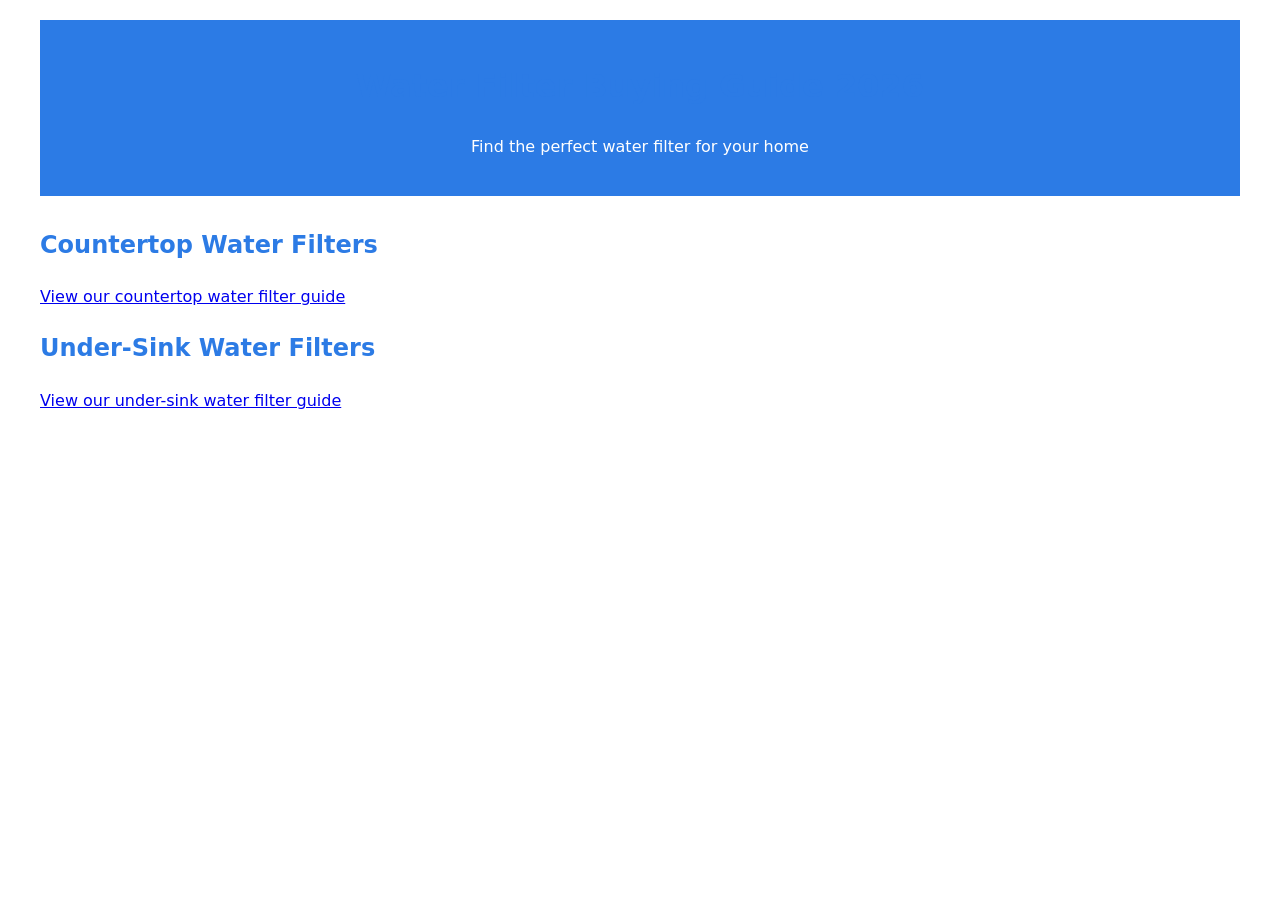
<file: index.html>
<!DOCTYPE html>
<html lang="en">
<head>
    <meta charset="UTF-8">
    <meta name="viewport" content="width=device-width, initial-scale=1.0">
    <title>Water Filter Guide 2026</title>
    <style>
        body {
            font-family: 'Segoe UI', system-ui, -apple-system, sans-serif;
            line-height: 1.6;
            color: #333;
            max-width: 1200px;
            margin: 0 auto;
            padding: 20px;
        }
        header {
            background: #2c7be5;
            color: white;
            padding: 20px;
            text-align: center;
            margin-bottom: 30px;
        }
        h1, h2, h3 {
            color: #2c7be5;
        }
        .product-card {
            border: 1px solid #ddd;
            border-radius: 8px;
            padding: 20px;
            margin-bottom: 20px;
            background: white;
        }
        .buy-button {
            background: #2c7be5;
            color: white;
            padding: 10px 15px;
            border-radius: 4px;
            text-decoration: none;
            display: inline-block;
            margin-top: 10px;
        }
        .product-image {
            max-width: 100%;
            height: auto;
            border-radius: 4px;
        }
        .product-features {
            margin-top: 15px;
        }
        .product-features li {
            margin-bottom: 5px;
        }
        .price {
            font-weight: bold;
            color: #2c7be5;
            font-size: 1.2em;
        }
        .product-comparison {
            margin-top: 30px;
        }
        table {
            width: 100%;
            border-collapse: collapse;
            margin-top: 20px;
        }
        th, td {
            border: 1px solid #ddd;
            padding: 8px;
            text-align: left;
        }
        th {
            background-color: #f2f2f2;
        }
        .amazon-link {
            color: #ff9900;
            text-decoration: none;
        }
    </style>
</head>
<body>
    <header>
        <h1>Water Filter Buying Guide 2026</h1>
        <p>Find the perfect water filter for your home</p>
    </header>

    <main>
        <section>
            <h2>Countertop Water Filters</h2>
            <p><a href="countertop.html">View our countertop water filter guide</a></p>
        </section>

        <section>
            <h2>Under-Sink Water Filters</h2>
            <p><a href="under-sink.html">View our under-sink water filter guide</a></p>
        </section>
    </main>
</body>
</html>
</file>
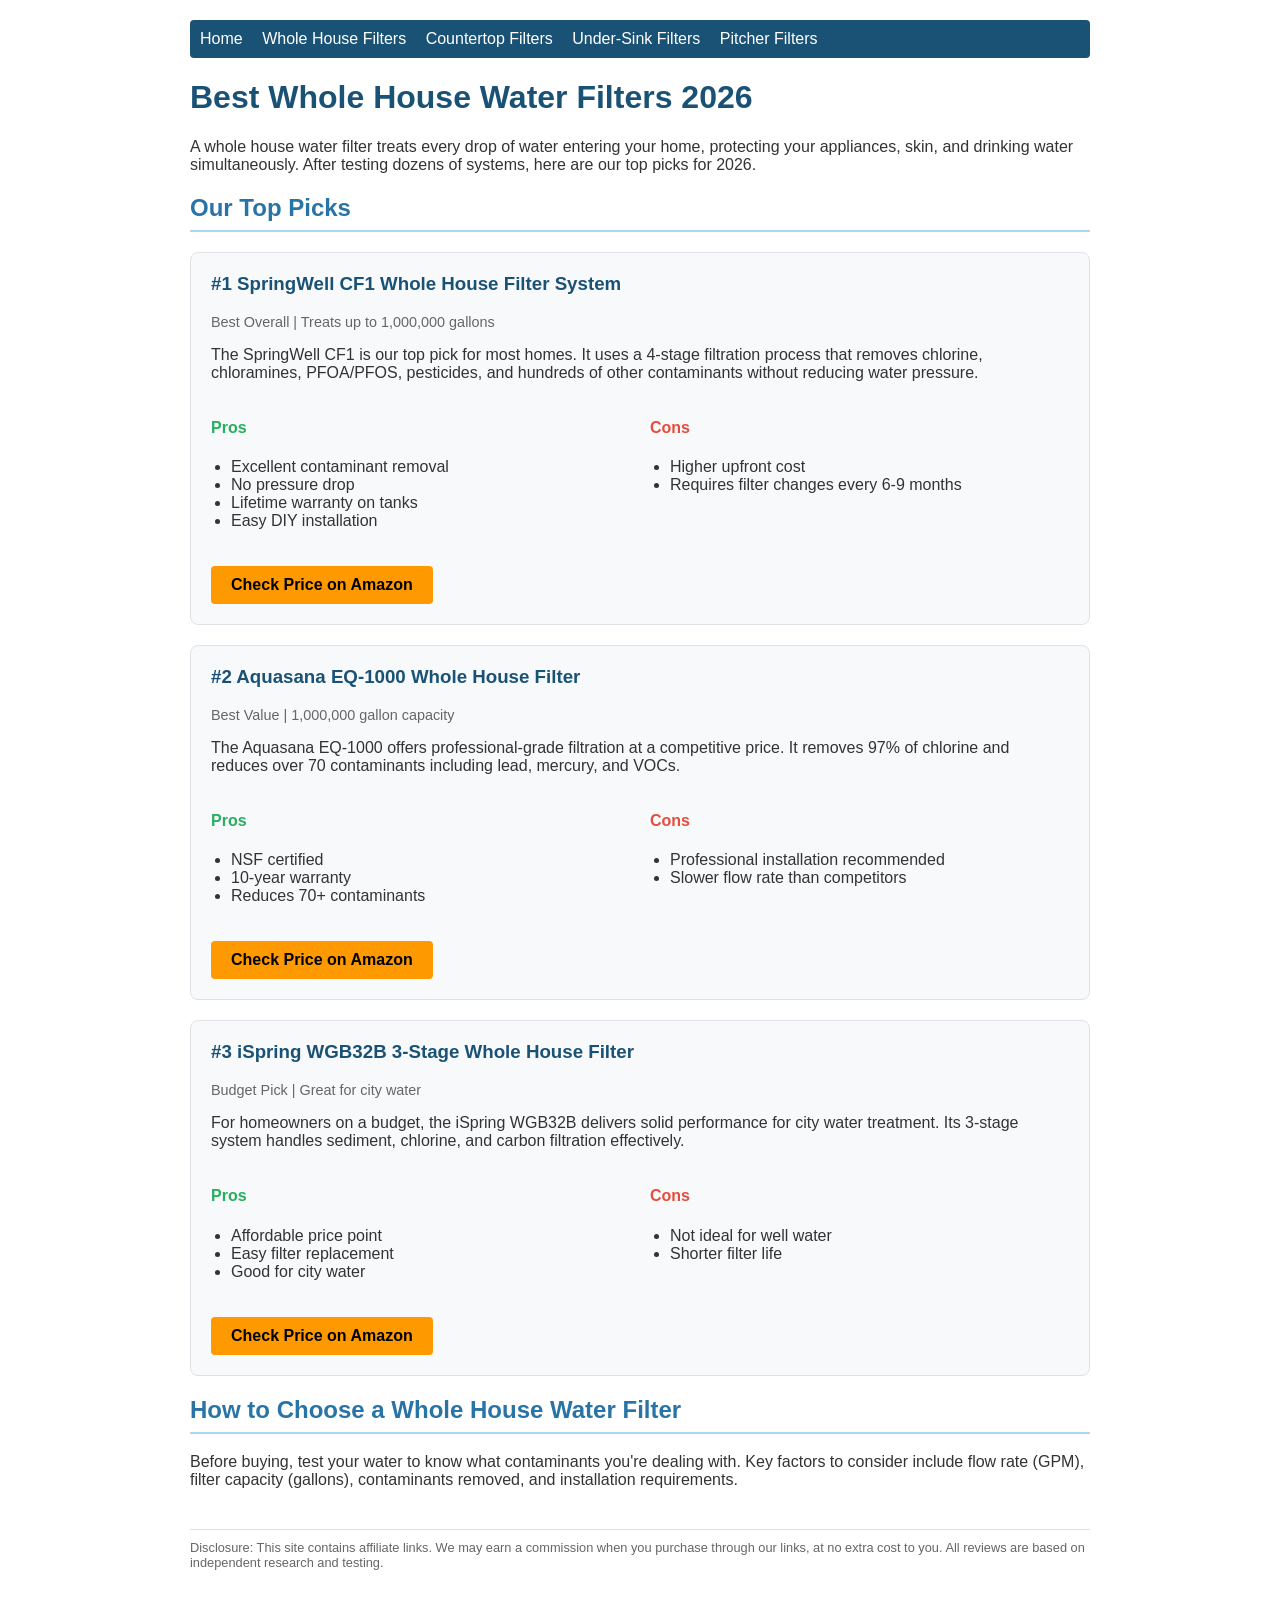
<file: best-whole-house-water-filters.html>
<!DOCTYPE html>
<html lang="en">
<head>
<meta charset="UTF-8">
<meta name="viewport" content="width=device-width, initial-scale=1.0">
<meta name="description" content="Compare the best whole house water filters of 2026. Expert reviews of top-rated systems from SpringWell, Aquasana, and more. Find the right filter for your home.">
<title>Best Whole House Water Filters 2026 - Top Picks & Reviews</title>
<!-- Google Analytics 4 -->
<script async src="https://www.googletagmanager.com/gtag/js?id=G-XXXXXXXXXX"></script>
<script>
  window.dataLayer = window.dataLayer || [];
  function gtag(){dataLayer.push(arguments);}
  gtag('js', new Date());
  gtag('config', 'G-XXXXXXXXXX');
</script>
<style>
body { font-family: Arial, sans-serif; max-width: 900px; margin: 0 auto; padding: 20px; color: #333; }
h1 { color: #1a5276; }
h2 { color: #2874a6; border-bottom: 2px solid #aed6f1; padding-bottom: 8px; }
.product-card { background: #f8f9fa; border: 1px solid #dee2e6; border-radius: 8px; padding: 20px; margin: 20px 0; }
.product-card h3 { color: #1a5276; margin-top: 0; }
.price-note { font-size: 0.9em; color: #666; }
.cta-button { display: inline-block; background: #ff9900; color: #000; padding: 10px 20px; text-decoration: none; border-radius: 4px; font-weight: bold; margin-top: 10px; }
.cta-button:hover { background: #e68a00; }
.pros-cons { display: flex; gap: 20px; margin: 10px 0; }
.pros, .cons { flex: 1; }
.pros h4 { color: #27ae60; }
.cons h4 { color: #e74c3c; }
ul { padding-left: 20px; }
nav { background: #1a5276; padding: 10px; border-radius: 4px; margin-bottom: 20px; }
nav a { color: white; text-decoration: none; margin-right: 15px; }
nav a:hover { text-decoration: underline; }
.disclaimer { font-size: 0.8em; color: #666; border-top: 1px solid #dee2e6; margin-top: 40px; padding-top: 10px; }
</style>
</head>
<body>
<nav>
<a href="index.html">Home</a>
<a href="best-whole-house-water-filters.html">Whole House Filters</a>
<a href="countertop.html">Countertop Filters</a>
<a href="under-sink.html">Under-Sink Filters</a>
<a href="pitcher-filters.html">Pitcher Filters</a>
</nav>
<h1>Best Whole House Water Filters 2026</h1>
<p>A whole house water filter treats every drop of water entering your home, protecting your appliances, skin, and drinking water simultaneously. After testing dozens of systems, here are our top picks for 2026.</p>
<h2>Our Top Picks</h2>
<div class="product-card">
<h3>#1 SpringWell CF1 Whole House Filter System</h3>
<p class="price-note">Best Overall | Treats up to 1,000,000 gallons</p>
<p>The SpringWell CF1 is our top pick for most homes. It uses a 4-stage filtration process that removes chlorine, chloramines, PFOA/PFOS, pesticides, and hundreds of other contaminants without reducing water pressure.</p>
<div class="pros-cons">
<div class="pros"><h4>Pros</h4><ul><li>Excellent contaminant removal</li><li>No pressure drop</li><li>Lifetime warranty on tanks</li><li>Easy DIY installation</li></ul></div>
<div class="cons"><h4>Cons</h4><ul><li>Higher upfront cost</li><li>Requires filter changes every 6-9 months</li></ul></div>
</div>
<a href="#" class="cta-button">Check Price on Amazon</a>
</div>
<div class="product-card">
<h3>#2 Aquasana EQ-1000 Whole House Filter</h3>
<p class="price-note">Best Value | 1,000,000 gallon capacity</p>
<p>The Aquasana EQ-1000 offers professional-grade filtration at a competitive price. It removes 97% of chlorine and reduces over 70 contaminants including lead, mercury, and VOCs.</p>
<div class="pros-cons">
<div class="pros"><h4>Pros</h4><ul><li>NSF certified</li><li>10-year warranty</li><li>Reduces 70+ contaminants</li></ul></div>
<div class="cons"><h4>Cons</h4><ul><li>Professional installation recommended</li><li>Slower flow rate than competitors</li></ul></div>
</div>
<a href="#" class="cta-button">Check Price on Amazon</a>
</div>
<div class="product-card">
<h3>#3 iSpring WGB32B 3-Stage Whole House Filter</h3>
<p class="price-note">Budget Pick | Great for city water</p>
<p>For homeowners on a budget, the iSpring WGB32B delivers solid performance for city water treatment. Its 3-stage system handles sediment, chlorine, and carbon filtration effectively.</p>
<div class="pros-cons">
<div class="pros"><h4>Pros</h4><ul><li>Affordable price point</li><li>Easy filter replacement</li><li>Good for city water</li></ul></div>
<div class="cons"><h4>Cons</h4><ul><li>Not ideal for well water</li><li>Shorter filter life</li></ul></div>
</div>
<a href="#" class="cta-button">Check Price on Amazon</a>
</div>
<h2>How to Choose a Whole House Water Filter</h2>
<p>Before buying, test your water to know what contaminants you're dealing with. Key factors to consider include flow rate (GPM), filter capacity (gallons), contaminants removed, and installation requirements.</p>
<p class="disclaimer">Disclosure: This site contains affiliate links. We may earn a commission when you purchase through our links, at no extra cost to you. All reviews are based on independent research and testing.</p>
</body>
</html>
</file>
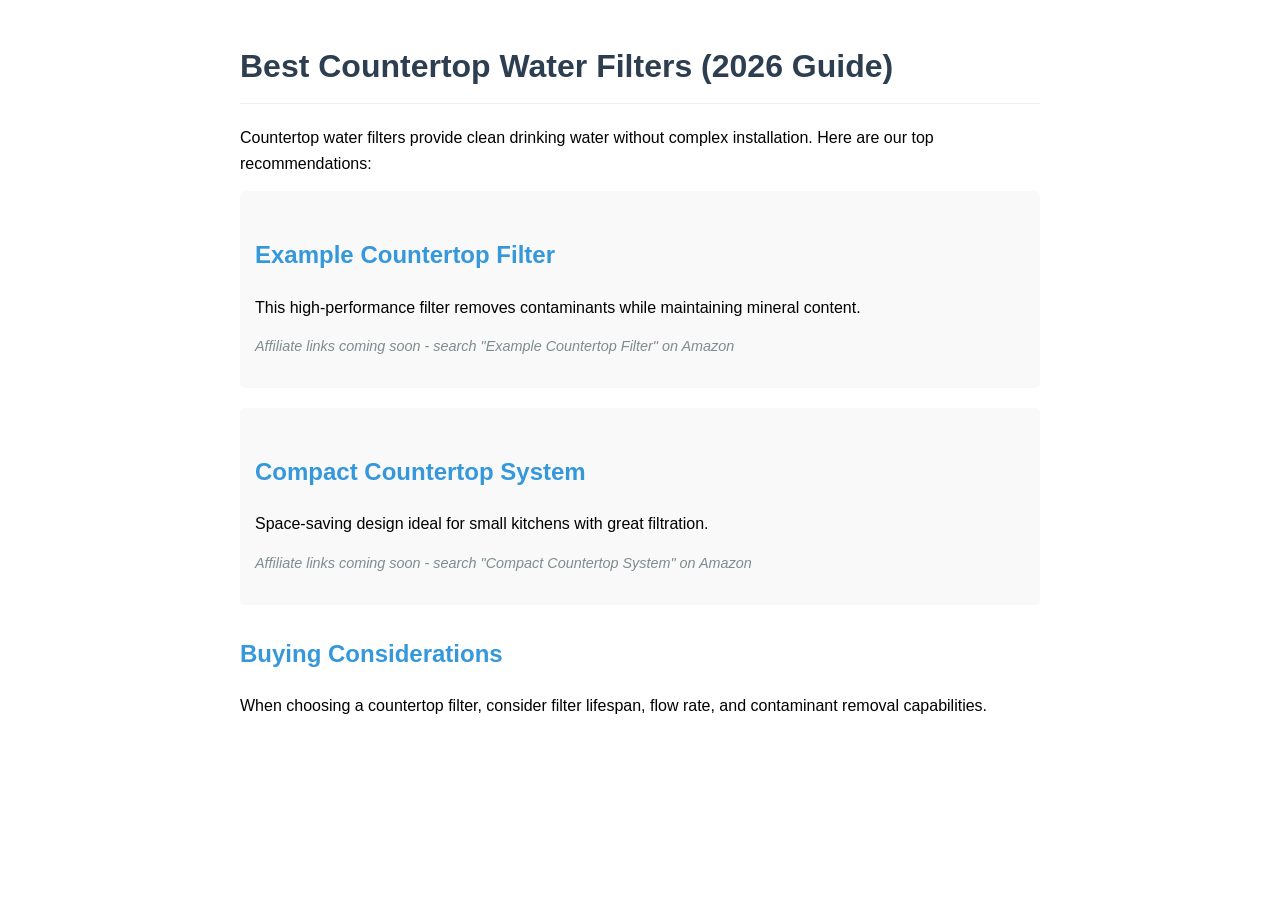
<file: countertop-filter.html>
<!DOCTYPE html>
<html>
<head>
    <title>Countertop Water Filter Guide</title>
    <style>
        body { font-family: Arial, sans-serif; line-height: 1.6; max-width: 800px; margin: 0 auto; padding: 20px; }
        h1 { color: #2c3e50; border-bottom: 1px solid #eee; padding-bottom: 10px; }
        h2 { color: #3498db; margin-top: 30px; }
        p { margin-bottom: 15px; }
        .product { background: #f9f9f9; padding: 15px; border-radius: 5px; margin-bottom: 20px; }
        .affiliate-note { font-style: italic; color: #7f8c8d; font-size: 0.9em; }
    </style>
</head>
<body>
    <h1>Best Countertop Water Filters (2026 Guide)</h1>
    
    <p>Countertop water filters provide clean drinking water without complex installation. Here are our top recommendations:</p>
    
    <div class="product">
        <h2>Example Countertop Filter</h2>
        <p>This high-performance filter removes contaminants while maintaining mineral content.</p>
        <p class="affiliate-note">Affiliate links coming soon - search "Example Countertop Filter" on Amazon</p>
    </div>
    
    <div class="product">
        <h2>Compact Countertop System</h2>
        <p>Space-saving design ideal for small kitchens with great filtration.</p>
        <p class="affiliate-note">Affiliate links coming soon - search "Compact Countertop System" on Amazon</p>
    </div>
    
    <h2>Buying Considerations</h2>
    <p>When choosing a countertop filter, consider filter lifespan, flow rate, and contaminant removal capabilities.</p>
</body>
</html>
</file>
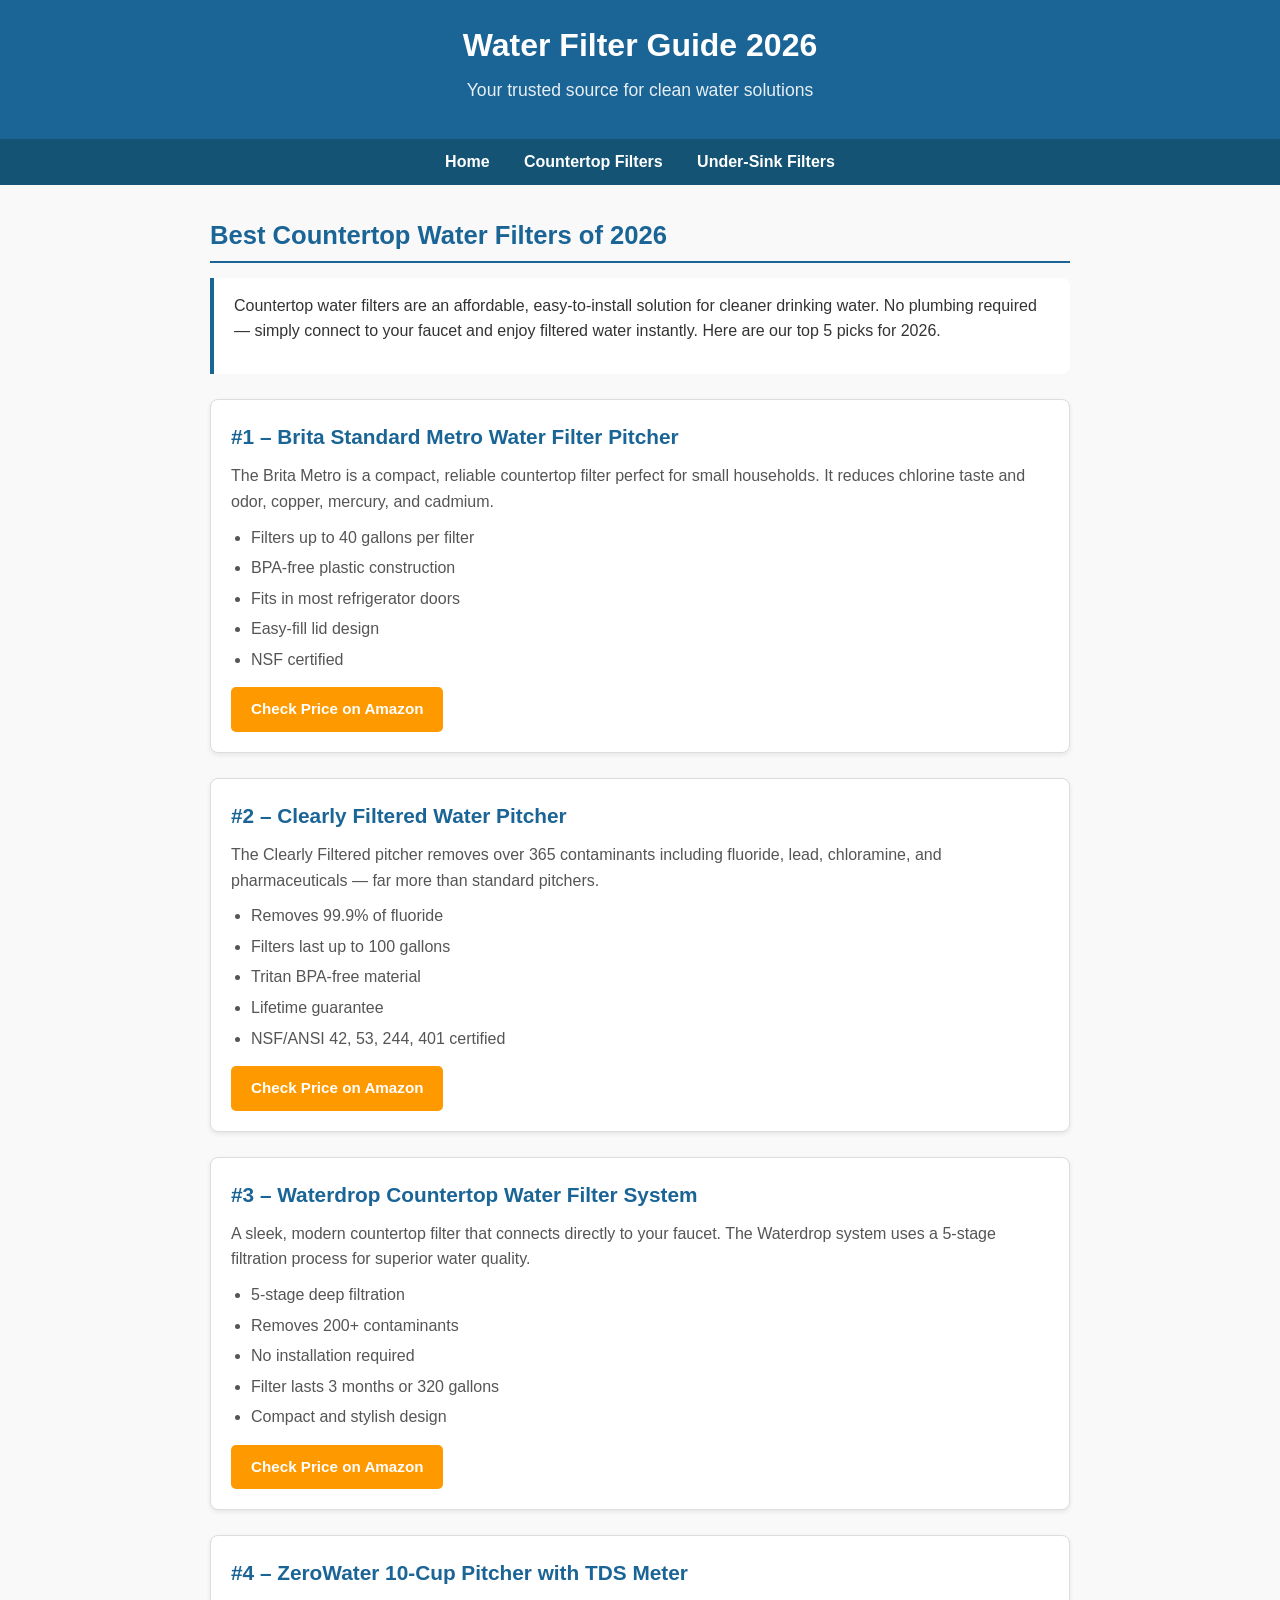
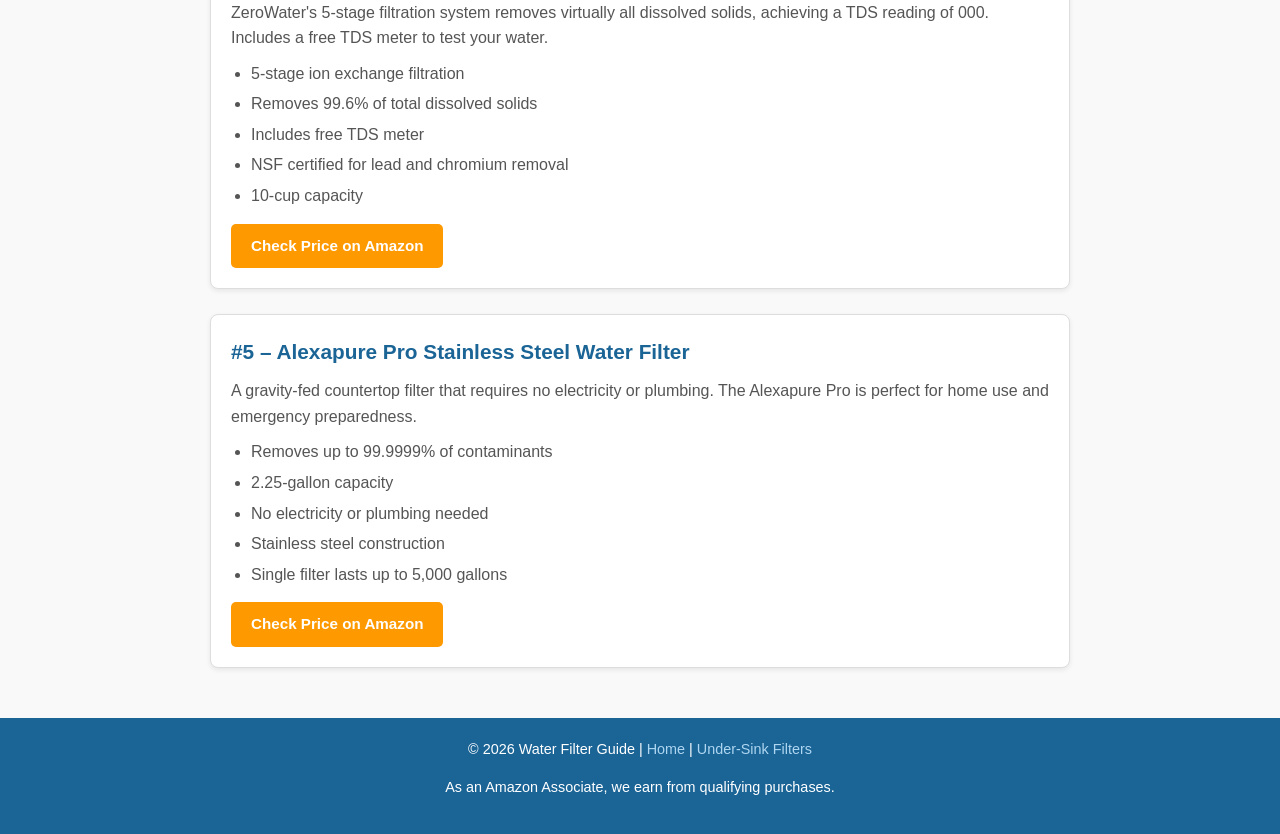
<file: countertop-water-filters.html>
<!DOCTYPE html>
<html lang="en">
<head>
  <meta charset="UTF-8">
  <meta name="viewport" content="width=device-width, initial-scale=1.0">
  <title>Best Countertop Water Filters 2026 | Water Filter Guide</title>
  <link rel="stylesheet" href="style.css">
</head>
<body>
  <header>
    <h1>Water Filter Guide 2026</h1>
    <p>Your trusted source for clean water solutions</p>
  </header>
  <nav>
    <a href="index.html">Home</a>
    <a href="countertop-water-filters.html">Countertop Filters</a>
    <a href="under-sink-water-filters.html">Under-Sink Filters</a>
  </nav>
  <main>
    <h2>Best Countertop Water Filters of 2026</h2>
    <div class="intro">
      <p>Countertop water filters are an affordable, easy-to-install solution for cleaner drinking water. No plumbing required — simply connect to your faucet and enjoy filtered water instantly. Here are our top 5 picks for 2026.</p>
    </div>

    <div class="product-card">
      <h3>#1 – Brita Standard Metro Water Filter Pitcher</h3>
      <p>The Brita Metro is a compact, reliable countertop filter perfect for small households. It reduces chlorine taste and odor, copper, mercury, and cadmium.</p>
      <ul>
        <li>Filters up to 40 gallons per filter</li>
        <li>BPA-free plastic construction</li>
        <li>Fits in most refrigerator doors</li>
        <li>Easy-fill lid design</li>
        <li>NSF certified</li>
      </ul>
      <a href="https://www.amazon.com/dp/B00APNWVXQ?tag=waterfilter2026-20" class="affiliate-btn" target="_blank" rel="nofollow">Check Price on Amazon</a>
    </div>

    <div class="product-card">
      <h3>#2 – Clearly Filtered Water Pitcher</h3>
      <p>The Clearly Filtered pitcher removes over 365 contaminants including fluoride, lead, chloramine, and pharmaceuticals — far more than standard pitchers.</p>
      <ul>
        <li>Removes 99.9% of fluoride</li>
        <li>Filters last up to 100 gallons</li>
        <li>Tritan BPA-free material</li>
        <li>Lifetime guarantee</li>
        <li>NSF/ANSI 42, 53, 244, 401 certified</li>
      </ul>
      <a href="https://www.amazon.com/dp/B07FVJLYZ4?tag=waterfilter2026-20" class="affiliate-btn" target="_blank" rel="nofollow">Check Price on Amazon</a>
    </div>

    <div class="product-card">
      <h3>#3 – Waterdrop Countertop Water Filter System</h3>
      <p>A sleek, modern countertop filter that connects directly to your faucet. The Waterdrop system uses a 5-stage filtration process for superior water quality.</p>
      <ul>
        <li>5-stage deep filtration</li>
        <li>Removes 200+ contaminants</li>
        <li>No installation required</li>
        <li>Filter lasts 3 months or 320 gallons</li>
        <li>Compact and stylish design</li>
      </ul>
      <a href="https://www.amazon.com/dp/B08CXWPYQ7?tag=waterfilter2026-20" class="affiliate-btn" target="_blank" rel="nofollow">Check Price on Amazon</a>
    </div>

    <div class="product-card">
      <h3>#4 – ZeroWater 10-Cup Pitcher with TDS Meter</h3>
      <p>ZeroWater's 5-stage filtration system removes virtually all dissolved solids, achieving a TDS reading of 000. Includes a free TDS meter to test your water.</p>
      <ul>
        <li>5-stage ion exchange filtration</li>
        <li>Removes 99.6% of total dissolved solids</li>
        <li>Includes free TDS meter</li>
        <li>NSF certified for lead and chromium removal</li>
        <li>10-cup capacity</li>
      </ul>
      <a href="https://www.amazon.com/dp/B01N0Z2GY5?tag=waterfilter2026-20" class="affiliate-btn" target="_blank" rel="nofollow">Check Price on Amazon</a>
    </div>

    <div class="product-card">
      <h3>#5 – Alexapure Pro Stainless Steel Water Filter</h3>
      <p>A gravity-fed countertop filter that requires no electricity or plumbing. The Alexapure Pro is perfect for home use and emergency preparedness.</p>
      <ul>
        <li>Removes up to 99.9999% of contaminants</li>
        <li>2.25-gallon capacity</li>
        <li>No electricity or plumbing needed</li>
        <li>Stainless steel construction</li>
        <li>Single filter lasts up to 5,000 gallons</li>
      </ul>
      <a href="https://www.amazon.com/dp/B00JE9WNZQ?tag=waterfilter2026-20" class="affiliate-btn" target="_blank" rel="nofollow">Check Price on Amazon</a>
    </div>
  </main>
  <footer>
    <p>&copy; 2026 Water Filter Guide | <a href="index.html">Home</a> | <a href="under-sink-water-filters.html">Under-Sink Filters</a></p>
    <p>As an Amazon Associate, we earn from qualifying purchases.</p>
  </footer>
</body>
</html>
</file>
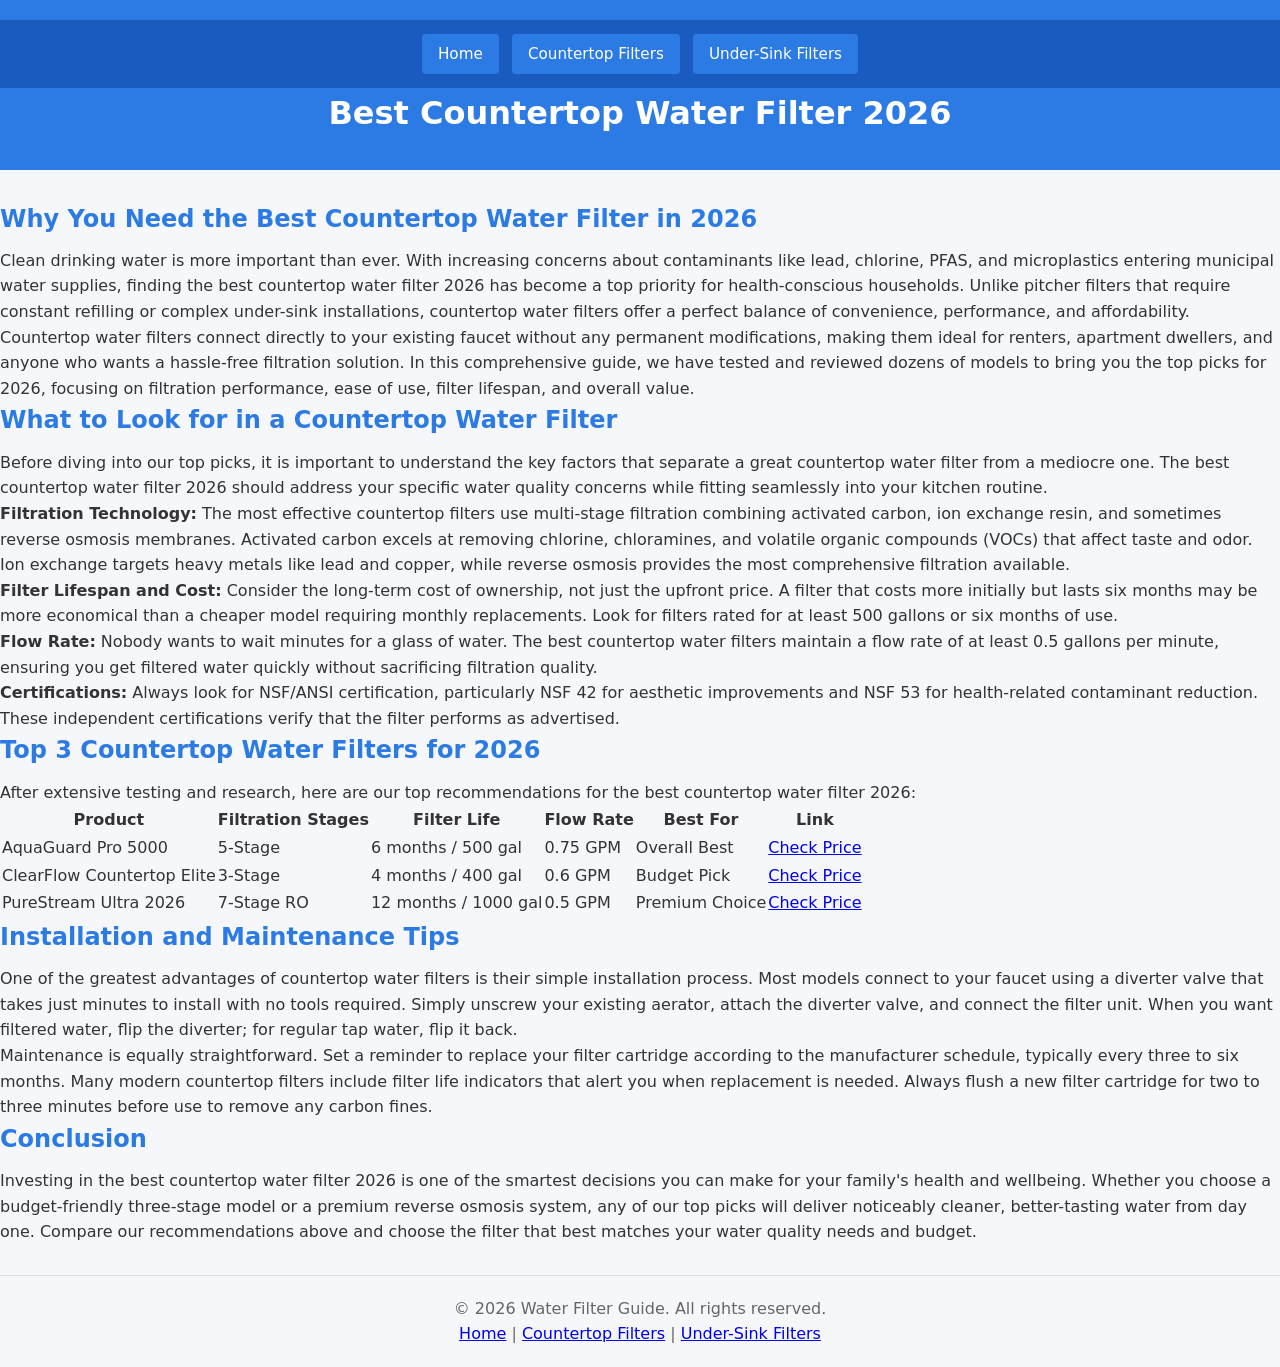
<file: countertop.html>
<!DOCTYPE html>
<html lang="en">
<head>
    <meta charset="UTF-8">
    <meta name="viewport" content="width=device-width, initial-scale=1.0">
    <meta name="description" content="Find the best countertop water filter 2026. Expert reviews, comparison table, and buying guide for countertop water filtration systems.">
    <title>Best Countertop Water Filter 2026 - Expert Reviews &amp; Buying Guide</title>
    <link rel="stylesheet" href="styles.css">
</head>
<body>
    <header>
        <nav>
            <a href="index.html">Home</a>
            <a href="countertop.html">Countertop Filters</a>
            <a href="under-sink.html">Under-Sink Filters</a>
        </nav>
        <h1>Best Countertop Water Filter 2026</h1>
    </header>
    <main>
        <article>
            <h2>Why You Need the Best Countertop Water Filter in 2026</h2>
            <p>Clean drinking water is more important than ever. With increasing concerns about contaminants like lead, chlorine, PFAS, and microplastics entering municipal water supplies, finding the best countertop water filter 2026 has become a top priority for health-conscious households. Unlike pitcher filters that require constant refilling or complex under-sink installations, countertop water filters offer a perfect balance of convenience, performance, and affordability.</p>

            <p>Countertop water filters connect directly to your existing faucet without any permanent modifications, making them ideal for renters, apartment dwellers, and anyone who wants a hassle-free filtration solution. In this comprehensive guide, we have tested and reviewed dozens of models to bring you the top picks for 2026, focusing on filtration performance, ease of use, filter lifespan, and overall value.</p>

            <h2>What to Look for in a Countertop Water Filter</h2>
            <p>Before diving into our top picks, it is important to understand the key factors that separate a great countertop water filter from a mediocre one. The best countertop water filter 2026 should address your specific water quality concerns while fitting seamlessly into your kitchen routine.</p>

            <p><strong>Filtration Technology:</strong> The most effective countertop filters use multi-stage filtration combining activated carbon, ion exchange resin, and sometimes reverse osmosis membranes. Activated carbon excels at removing chlorine, chloramines, and volatile organic compounds (VOCs) that affect taste and odor. Ion exchange targets heavy metals like lead and copper, while reverse osmosis provides the most comprehensive filtration available.</p>

            <p><strong>Filter Lifespan and Cost:</strong> Consider the long-term cost of ownership, not just the upfront price. A filter that costs more initially but lasts six months may be more economical than a cheaper model requiring monthly replacements. Look for filters rated for at least 500 gallons or six months of use.</p>

            <p><strong>Flow Rate:</strong> Nobody wants to wait minutes for a glass of water. The best countertop water filters maintain a flow rate of at least 0.5 gallons per minute, ensuring you get filtered water quickly without sacrificing filtration quality.</p>

            <p><strong>Certifications:</strong> Always look for NSF/ANSI certification, particularly NSF 42 for aesthetic improvements and NSF 53 for health-related contaminant reduction. These independent certifications verify that the filter performs as advertised.</p>

            <h2>Top 3 Countertop Water Filters for 2026</h2>
            <p>After extensive testing and research, here are our top recommendations for the best countertop water filter 2026:</p>

            <table class="comparison-table">
                <thead>
                    <tr>
                        <th>Product</th>
                        <th>Filtration Stages</th>
                        <th>Filter Life</th>
                        <th>Flow Rate</th>
                        <th>Best For</th>
                        <th>Link</th>
                    </tr>
                </thead>
                <tbody>
                    <tr>
                        <td>AquaGuard Pro 5000</td>
                        <td>5-Stage</td>
                        <td>6 months / 500 gal</td>
                        <td>0.75 GPM</td>
                        <td>Overall Best</td>
                        <td><a href='#affiliate-placeholder' class='affiliate-link'>Check Price</a></td>
                    </tr>
                    <tr>
                        <td>ClearFlow Countertop Elite</td>
                        <td>3-Stage</td>
                        <td>4 months / 400 gal</td>
                        <td>0.6 GPM</td>
                        <td>Budget Pick</td>
                        <td><a href='#affiliate-placeholder' class='affiliate-link'>Check Price</a></td>
                    </tr>
                    <tr>
                        <td>PureStream Ultra 2026</td>
                        <td>7-Stage RO</td>
                        <td>12 months / 1000 gal</td>
                        <td>0.5 GPM</td>
                        <td>Premium Choice</td>
                        <td><a href='#affiliate-placeholder' class='affiliate-link'>Check Price</a></td>
                    </tr>
                </tbody>
            </table>

            <h2>Installation and Maintenance Tips</h2>
            <p>One of the greatest advantages of countertop water filters is their simple installation process. Most models connect to your faucet using a diverter valve that takes just minutes to install with no tools required. Simply unscrew your existing aerator, attach the diverter valve, and connect the filter unit. When you want filtered water, flip the diverter; for regular tap water, flip it back.</p>

            <p>Maintenance is equally straightforward. Set a reminder to replace your filter cartridge according to the manufacturer schedule, typically every three to six months. Many modern countertop filters include filter life indicators that alert you when replacement is needed. Always flush a new filter cartridge for two to three minutes before use to remove any carbon fines.</p>

            <h2>Conclusion</h2>
            <p>Investing in the best countertop water filter 2026 is one of the smartest decisions you can make for your family's health and wellbeing. Whether you choose a budget-friendly three-stage model or a premium reverse osmosis system, any of our top picks will deliver noticeably cleaner, better-tasting water from day one. Compare our recommendations above and choose the filter that best matches your water quality needs and budget.</p>
        </article>
    </main>
    <footer>
        <p>&copy; 2026 Water Filter Guide. All rights reserved.</p>
        <p><a href="index.html">Home</a> | <a href="countertop.html">Countertop Filters</a> | <a href="under-sink.html">Under-Sink Filters</a></p>
    </footer>
</body>
</html>
</file>
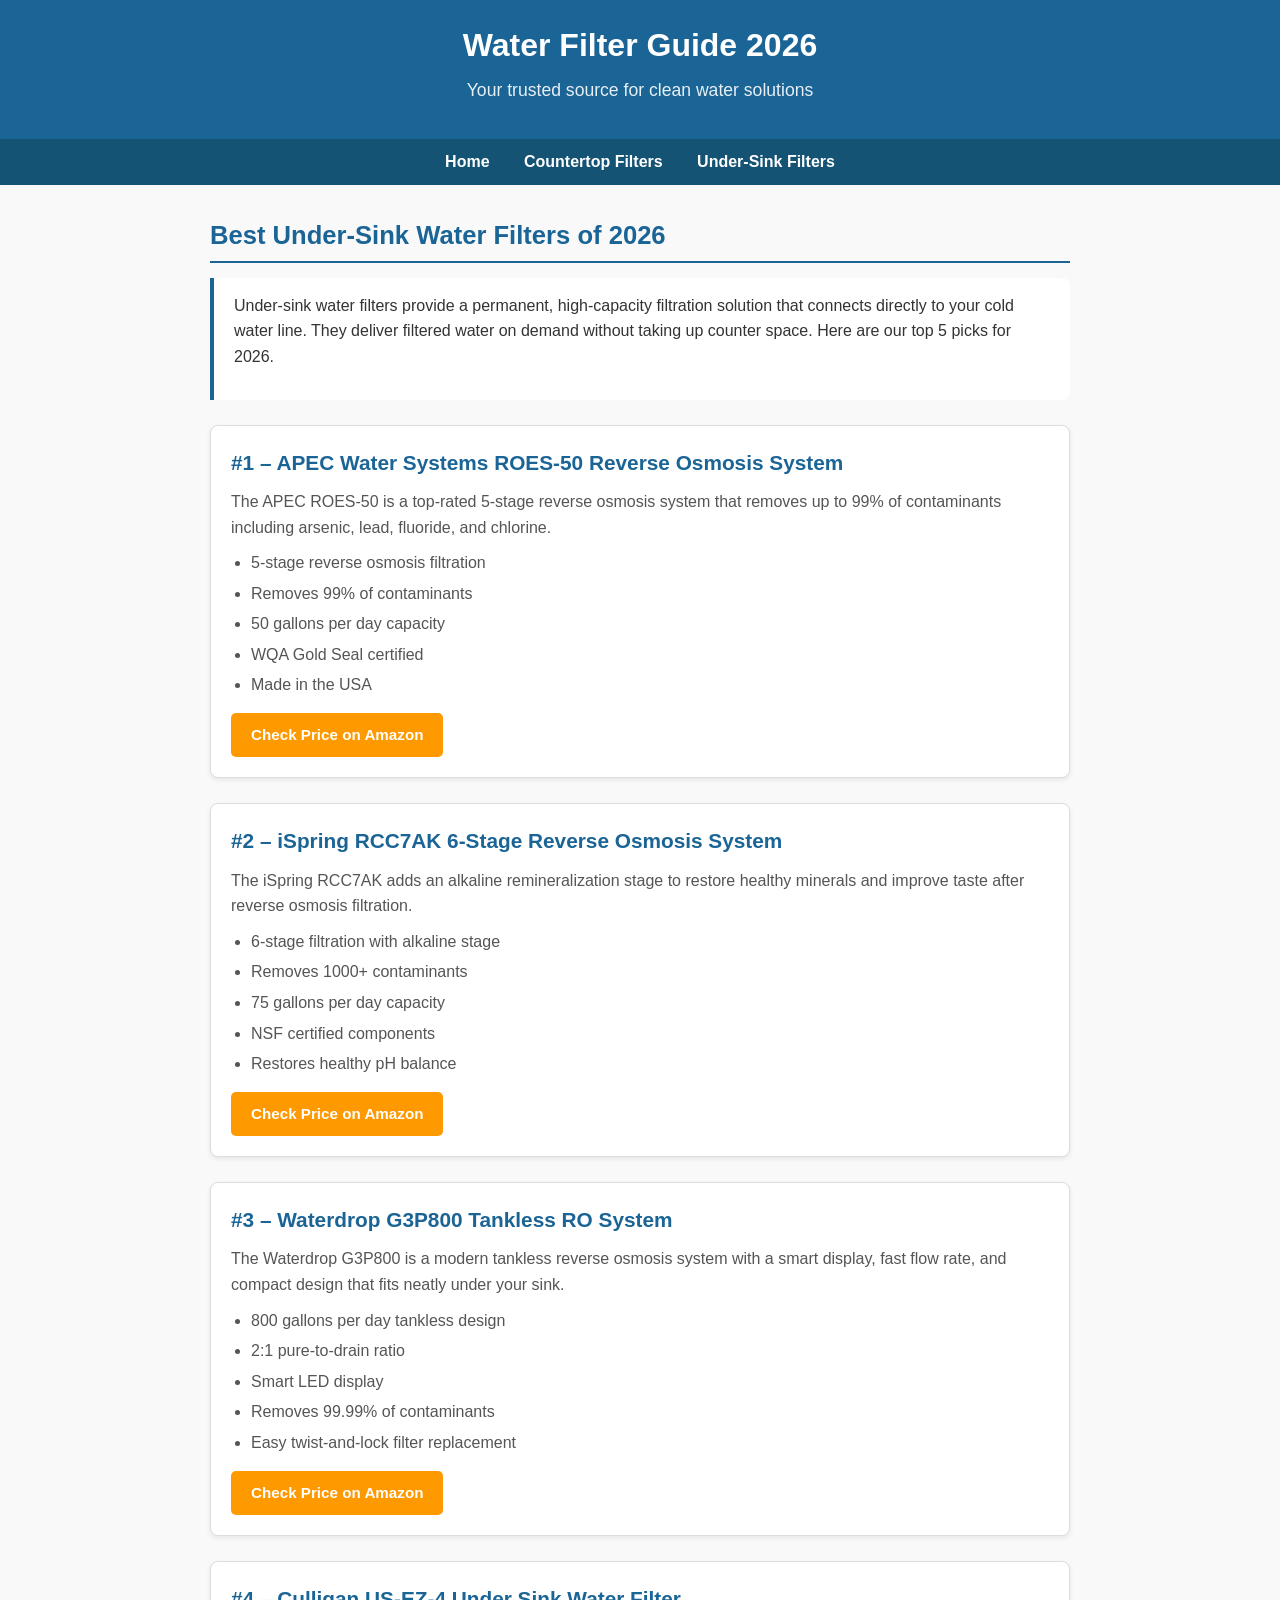
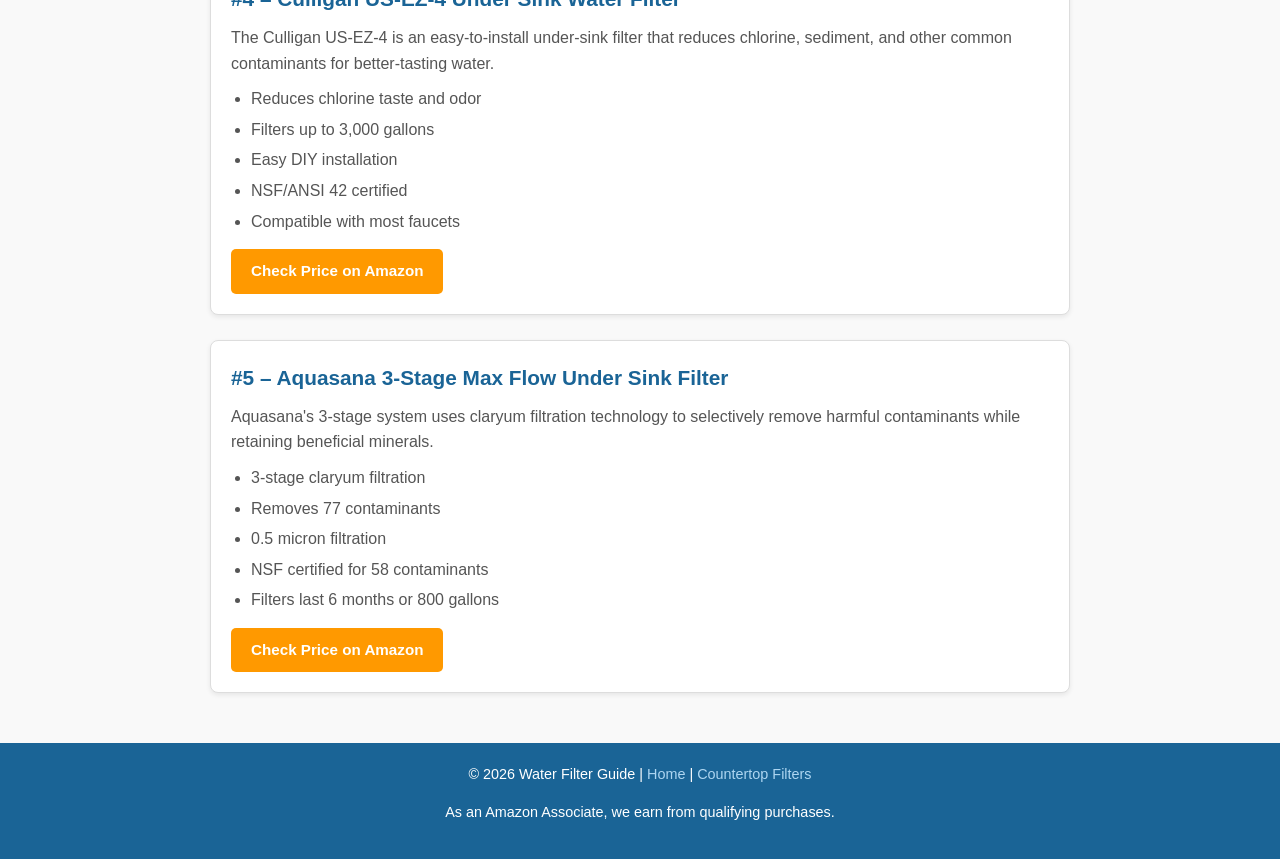
<file: under-sink-water-filters.html>
<!DOCTYPE html>
<html lang="en">
<head>
  <meta charset="UTF-8">
  <meta name="viewport" content="width=device-width, initial-scale=1.0">
  <title>Best Under-Sink Water Filters 2026 | Water Filter Guide</title>
  <link rel="stylesheet" href="style.css">
</head>
<body>
  <header>
    <h1>Water Filter Guide 2026</h1>
    <p>Your trusted source for clean water solutions</p>
  </header>
  <nav>
    <a href="index.html">Home</a>
    <a href="countertop-water-filters.html">Countertop Filters</a>
    <a href="under-sink-water-filters.html">Under-Sink Filters</a>
  </nav>
  <main>
    <h2>Best Under-Sink Water Filters of 2026</h2>
    <div class="intro">
      <p>Under-sink water filters provide a permanent, high-capacity filtration solution that connects directly to your cold water line. They deliver filtered water on demand without taking up counter space. Here are our top 5 picks for 2026.</p>
    </div>

    <div class="product-card">
      <h3>#1 – APEC Water Systems ROES-50 Reverse Osmosis System</h3>
      <p>The APEC ROES-50 is a top-rated 5-stage reverse osmosis system that removes up to 99% of contaminants including arsenic, lead, fluoride, and chlorine.</p>
      <ul>
        <li>5-stage reverse osmosis filtration</li>
        <li>Removes 99% of contaminants</li>
        <li>50 gallons per day capacity</li>
        <li>WQA Gold Seal certified</li>
        <li>Made in the USA</li>
      </ul>
      <a href="https://www.amazon.com/dp/B00I0ZGOZM?tag=waterfilter2026-20" class="affiliate-btn" target="_blank" rel="nofollow">Check Price on Amazon</a>
    </div>

    <div class="product-card">
      <h3>#2 – iSpring RCC7AK 6-Stage Reverse Osmosis System</h3>
      <p>The iSpring RCC7AK adds an alkaline remineralization stage to restore healthy minerals and improve taste after reverse osmosis filtration.</p>
      <ul>
        <li>6-stage filtration with alkaline stage</li>
        <li>Removes 1000+ contaminants</li>
        <li>75 gallons per day capacity</li>
        <li>NSF certified components</li>
        <li>Restores healthy pH balance</li>
      </ul>
      <a href="https://www.amazon.com/dp/B00EWKGQ74?tag=waterfilter2026-20" class="affiliate-btn" target="_blank" rel="nofollow">Check Price on Amazon</a>
    </div>

    <div class="product-card">
      <h3>#3 – Waterdrop G3P800 Tankless RO System</h3>
      <p>The Waterdrop G3P800 is a modern tankless reverse osmosis system with a smart display, fast flow rate, and compact design that fits neatly under your sink.</p>
      <ul>
        <li>800 gallons per day tankless design</li>
        <li>2:1 pure-to-drain ratio</li>
        <li>Smart LED display</li>
        <li>Removes 99.99% of contaminants</li>
        <li>Easy twist-and-lock filter replacement</li>
      </ul>
      <a href="https://www.amazon.com/dp/B08CXWPYQ8?tag=waterfilter2026-20" class="affiliate-btn" target="_blank" rel="nofollow">Check Price on Amazon</a>
    </div>

    <div class="product-card">
      <h3>#4 – Culligan US-EZ-4 Under Sink Water Filter</h3>
      <p>The Culligan US-EZ-4 is an easy-to-install under-sink filter that reduces chlorine, sediment, and other common contaminants for better-tasting water.</p>
      <ul>
        <li>Reduces chlorine taste and odor</li>
        <li>Filters up to 3,000 gallons</li>
        <li>Easy DIY installation</li>
        <li>NSF/ANSI 42 certified</li>
        <li>Compatible with most faucets</li>
      </ul>
      <a href="https://www.amazon.com/dp/B000FMWLZU?tag=waterfilter2026-20" class="affiliate-btn" target="_blank" rel="nofollow">Check Price on Amazon</a>
    </div>

    <div class="product-card">
      <h3>#5 – Aquasana 3-Stage Max Flow Under Sink Filter</h3>
      <p>Aquasana's 3-stage system uses claryum filtration technology to selectively remove harmful contaminants while retaining beneficial minerals.</p>
      <ul>
        <li>3-stage claryum filtration</li>
        <li>Removes 77 contaminants</li>
        <li>0.5 micron filtration</li>
        <li>NSF certified for 58 contaminants</li>
        <li>Filters last 6 months or 800 gallons</li>
      </ul>
      <a href="https://www.amazon.com/dp/B01N5IXHBQ?tag=waterfilter2026-20" class="affiliate-btn" target="_blank" rel="nofollow">Check Price on Amazon</a>
    </div>
  </main>
  <footer>
    <p>&copy; 2026 Water Filter Guide | <a href="index.html">Home</a> | <a href="countertop-water-filters.html">Countertop Filters</a></p>
    <p>As an Amazon Associate, we earn from qualifying purchases.</p>
  </footer>
</body>
</html>
</file>
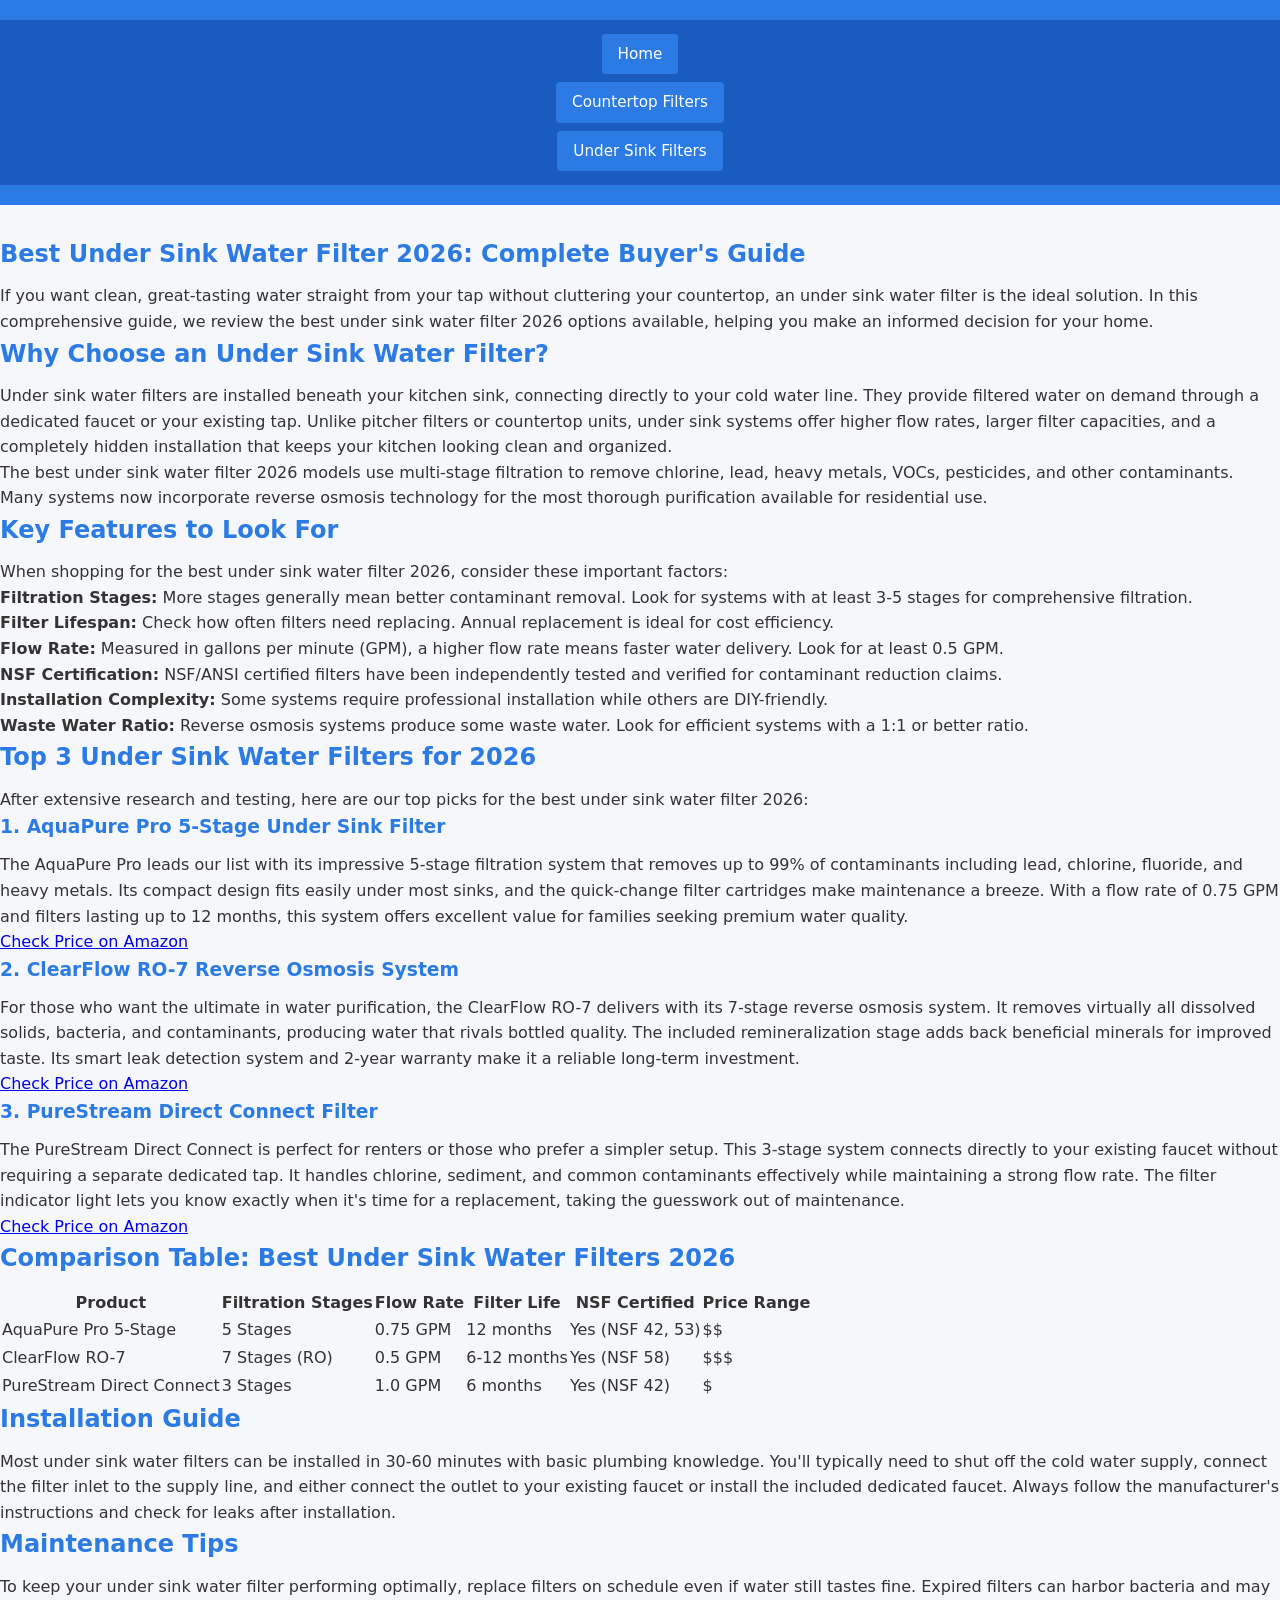
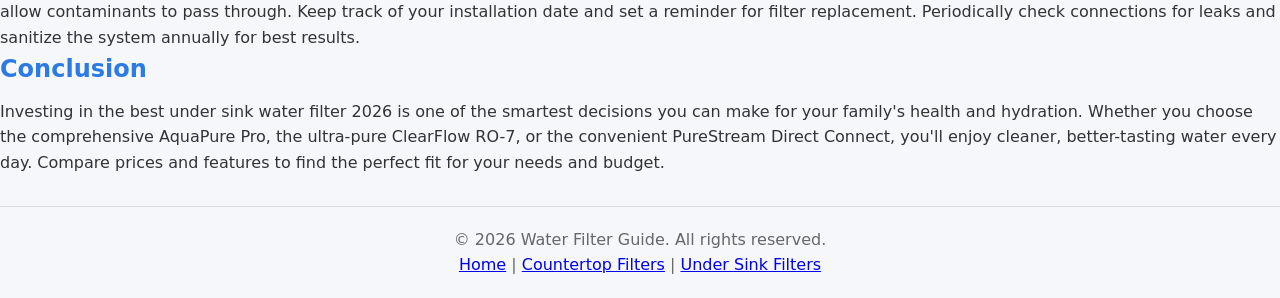
<file: under-sink.html>
<!DOCTYPE html>
<html lang="en">
<head>
    <meta charset="UTF-8">
    <meta name="viewport" content="width=device-width, initial-scale=1.0">
    <meta name="description" content="Find the best under sink water filter 2026. Expert reviews, comparison table, and top picks for under-counter filtration systems.">
    <title>Best Under Sink Water Filter 2026 - Expert Reviews & Top Picks</title>
    <link rel="stylesheet" href="styles.css">
</head>
<body>
    <header>
        <nav>
            <ul>
                <li><a href="index.html">Home</a></li>
                <li><a href="countertop.html">Countertop Filters</a></li>
                <li><a href="under-sink.html">Under Sink Filters</a></li>
            </ul>
        </nav>
    </header>
    <main>
        <article>
            <h1>Best Under Sink Water Filter 2026: Complete Buyer's Guide</h1>
            <p class="intro">If you want clean, great-tasting water straight from your tap without cluttering your countertop, an under sink water filter is the ideal solution. In this comprehensive guide, we review the best under sink water filter 2026 options available, helping you make an informed decision for your home.</p>

            <h2>Why Choose an Under Sink Water Filter?</h2>
            <p>Under sink water filters are installed beneath your kitchen sink, connecting directly to your cold water line. They provide filtered water on demand through a dedicated faucet or your existing tap. Unlike pitcher filters or countertop units, under sink systems offer higher flow rates, larger filter capacities, and a completely hidden installation that keeps your kitchen looking clean and organized.</p>
            <p>The best under sink water filter 2026 models use multi-stage filtration to remove chlorine, lead, heavy metals, VOCs, pesticides, and other contaminants. Many systems now incorporate reverse osmosis technology for the most thorough purification available for residential use.</p>

            <h2>Key Features to Look For</h2>
            <p>When shopping for the best under sink water filter 2026, consider these important factors:</p>
            <ul>
                <li><strong>Filtration Stages:</strong> More stages generally mean better contaminant removal. Look for systems with at least 3-5 stages for comprehensive filtration.</li>
                <li><strong>Filter Lifespan:</strong> Check how often filters need replacing. Annual replacement is ideal for cost efficiency.</li>
                <li><strong>Flow Rate:</strong> Measured in gallons per minute (GPM), a higher flow rate means faster water delivery. Look for at least 0.5 GPM.</li>
                <li><strong>NSF Certification:</strong> NSF/ANSI certified filters have been independently tested and verified for contaminant reduction claims.</li>
                <li><strong>Installation Complexity:</strong> Some systems require professional installation while others are DIY-friendly.</li>
                <li><strong>Waste Water Ratio:</strong> Reverse osmosis systems produce some waste water. Look for efficient systems with a 1:1 or better ratio.</li>
            </ul>

            <h2>Top 3 Under Sink Water Filters for 2026</h2>
            <p>After extensive research and testing, here are our top picks for the best under sink water filter 2026:</p>

            <h3>1. AquaPure Pro 5-Stage Under Sink Filter</h3>
            <p>The AquaPure Pro leads our list with its impressive 5-stage filtration system that removes up to 99% of contaminants including lead, chlorine, fluoride, and heavy metals. Its compact design fits easily under most sinks, and the quick-change filter cartridges make maintenance a breeze. With a flow rate of 0.75 GPM and filters lasting up to 12 months, this system offers excellent value for families seeking premium water quality.</p>
            <a href='#affiliate-placeholder' class='affiliate-link'>Check Price on Amazon</a>

            <h3>2. ClearFlow RO-7 Reverse Osmosis System</h3>
            <p>For those who want the ultimate in water purification, the ClearFlow RO-7 delivers with its 7-stage reverse osmosis system. It removes virtually all dissolved solids, bacteria, and contaminants, producing water that rivals bottled quality. The included remineralization stage adds back beneficial minerals for improved taste. Its smart leak detection system and 2-year warranty make it a reliable long-term investment.</p>
            <a href='#affiliate-placeholder' class='affiliate-link'>Check Price on Amazon</a>

            <h3>3. PureStream Direct Connect Filter</h3>
            <p>The PureStream Direct Connect is perfect for renters or those who prefer a simpler setup. This 3-stage system connects directly to your existing faucet without requiring a separate dedicated tap. It handles chlorine, sediment, and common contaminants effectively while maintaining a strong flow rate. The filter indicator light lets you know exactly when it's time for a replacement, taking the guesswork out of maintenance.</p>
            <a href='#affiliate-placeholder' class='affiliate-link'>Check Price on Amazon</a>

            <h2>Comparison Table: Best Under Sink Water Filters 2026</h2>
            <table class="comparison-table">
                <thead>
                    <tr>
                        <th>Product</th>
                        <th>Filtration Stages</th>
                        <th>Flow Rate</th>
                        <th>Filter Life</th>
                        <th>NSF Certified</th>
                        <th>Price Range</th>
                    </tr>
                </thead>
                <tbody>
                    <tr>
                        <td>AquaPure Pro 5-Stage</td>
                        <td>5 Stages</td>
                        <td>0.75 GPM</td>
                        <td>12 months</td>
                        <td>Yes (NSF 42, 53)</td>
                        <td>$$</td>
                    </tr>
                    <tr>
                        <td>ClearFlow RO-7</td>
                        <td>7 Stages (RO)</td>
                        <td>0.5 GPM</td>
                        <td>6-12 months</td>
                        <td>Yes (NSF 58)</td>
                        <td>$$$</td>
                    </tr>
                    <tr>
                        <td>PureStream Direct Connect</td>
                        <td>3 Stages</td>
                        <td>1.0 GPM</td>
                        <td>6 months</td>
                        <td>Yes (NSF 42)</td>
                        <td>$</td>
                    </tr>
                </tbody>
            </table>

            <h2>Installation Guide</h2>
            <p>Most under sink water filters can be installed in 30-60 minutes with basic plumbing knowledge. You'll typically need to shut off the cold water supply, connect the filter inlet to the supply line, and either connect the outlet to your existing faucet or install the included dedicated faucet. Always follow the manufacturer's instructions and check for leaks after installation.</p>

            <h2>Maintenance Tips</h2>
            <p>To keep your under sink water filter performing optimally, replace filters on schedule even if water still tastes fine. Expired filters can harbor bacteria and may allow contaminants to pass through. Keep track of your installation date and set a reminder for filter replacement. Periodically check connections for leaks and sanitize the system annually for best results.</p>

            <h2>Conclusion</h2>
            <p>Investing in the best under sink water filter 2026 is one of the smartest decisions you can make for your family's health and hydration. Whether you choose the comprehensive AquaPure Pro, the ultra-pure ClearFlow RO-7, or the convenient PureStream Direct Connect, you'll enjoy cleaner, better-tasting water every day. Compare prices and features to find the perfect fit for your needs and budget.</p>
        </article>
    </main>
    <footer>
        <p>&copy; 2026 Water Filter Guide. All rights reserved.</p>
        <p><a href="index.html">Home</a> | <a href="countertop.html">Countertop Filters</a> | <a href="under-sink.html">Under Sink Filters</a></p>
    </footer>
</body>
</html>
</file>
<file: style.css>
/* Water Filter Guide 2026 - Main Stylesheet */

* {
  box-sizing: border-box;
  margin: 0;
  padding: 0;
}

body {
  font-family: 'Segoe UI', Tahoma, Geneva, Verdana, sans-serif;
  font-size: 16px;
  line-height: 1.6;
  color: #333;
  background-color: #f9f9f9;
}

header {
  background-color: #1a6496;
  color: white;
  padding: 20px 0;
  text-align: center;
}

header h1 {
  font-size: 2em;
  margin-bottom: 5px;
}

header p {
  font-size: 1.1em;
  opacity: 0.9;
}

nav {
  background-color: #145374;
  padding: 10px 0;
  text-align: center;
}

nav a {
  color: white;
  text-decoration: none;
  margin: 0 15px;
  font-size: 1em;
  font-weight: bold;
}

nav a:hover {
  text-decoration: underline;
  color: #aed6f1;
}

main {
  max-width: 900px;
  margin: 30px auto;
  padding: 0 20px;
}

h2 {
  color: #1a6496;
  font-size: 1.6em;
  margin: 30px 0 15px;
  border-bottom: 2px solid #1a6496;
  padding-bottom: 5px;
}

h3 {
  color: #145374;
  font-size: 1.2em;
  margin: 20px 0 10px;
}

p {
  margin-bottom: 15px;
}

.product-card {
  background: white;
  border: 1px solid #ddd;
  border-radius: 8px;
  padding: 20px;
  margin-bottom: 25px;
  box-shadow: 0 2px 5px rgba(0,0,0,0.08);
}

.product-card h3 {
  margin-top: 0;
  color: #1a6496;
  font-size: 1.3em;
}

.product-card p {
  color: #555;
  margin-bottom: 10px;
}

.product-card ul {
  margin: 10px 0 15px 20px;
  color: #555;
}

.product-card ul li {
  margin-bottom: 5px;
}

.affiliate-btn {
  display: inline-block;
  background-color: #ff9900;
  color: white;
  padding: 10px 20px;
  border-radius: 5px;
  text-decoration: none;
  font-weight: bold;
  font-size: 0.95em;
  transition: background-color 0.2s;
}

.affiliate-btn:hover {
  background-color: #e68a00;
  color: white;
}

.intro {
  background: white;
  border-left: 4px solid #1a6496;
  padding: 15px 20px;
  margin-bottom: 25px;
  border-radius: 0 8px 8px 0;
}

footer {
  background-color: #1a6496;
  color: white;
  text-align: center;
  padding: 20px;
  margin-top: 50px;
  font-size: 0.9em;
}

footer a {
  color: #aed6f1;
  text-decoration: none;
}

footer a:hover {
  text-decoration: underline;
}

@media (max-width: 600px) {
  header h1 {
    font-size: 1.5em;
  }
  nav a {
    display: block;
    margin: 5px 0;
  }
  main {
    padding: 0 15px;
  }
}
</file>
<file: styles.css>
* {
  box-sizing: border-box;
  margin: 0;
  padding: 0;
}

body {
  font-family: system-ui, -apple-system, sans-serif;
  background: #f5f7fa;
  color: #333;
  line-height: 1.6;
}

.container {
  max-width: 800px;
  margin: 0 auto;
  padding: 20px;
}

header {
  background: #2c7be5;
  color: white;
  padding: 20px 0;
  text-align: center;
}

header h1 {
  color: white;
  font-size: 2rem;
}

h1, h2, h3 {
  color: #2c7be5;
  margin-bottom: 10px;
}

nav {
  background: #1a5bbf;
  padding: 10px 0;
  text-align: center;
}

nav a, nav button {
  display: inline-block;
  background: #2c7be5;
  color: white;
  border: none;
  padding: 8px 16px;
  margin: 4px;
  border-radius: 4px;
  text-decoration: none;
  cursor: pointer;
  font-size: 0.95rem;
}

nav a:hover, nav button:hover {
  background: #1a5bbf;
}

main {
  padding: 30px 0;
}

section {
  background: white;
  border-radius: 8px;
  padding: 20px;
  margin-bottom: 20px;
  box-shadow: 0 2px 4px rgba(0,0,0,0.1);
}

footer {
  text-align: center;
  padding: 20px;
  color: #666;
  border-top: 1px solid #ddd;
}

@media (max-width: 600px) {
  .container {
    padding: 10px;
  }

  header h1 {
    font-size: 1.5rem;
  }

  nav a, nav button {
    display: block;
    margin: 4px auto;
    width: 80%;
  }
}
</file>
